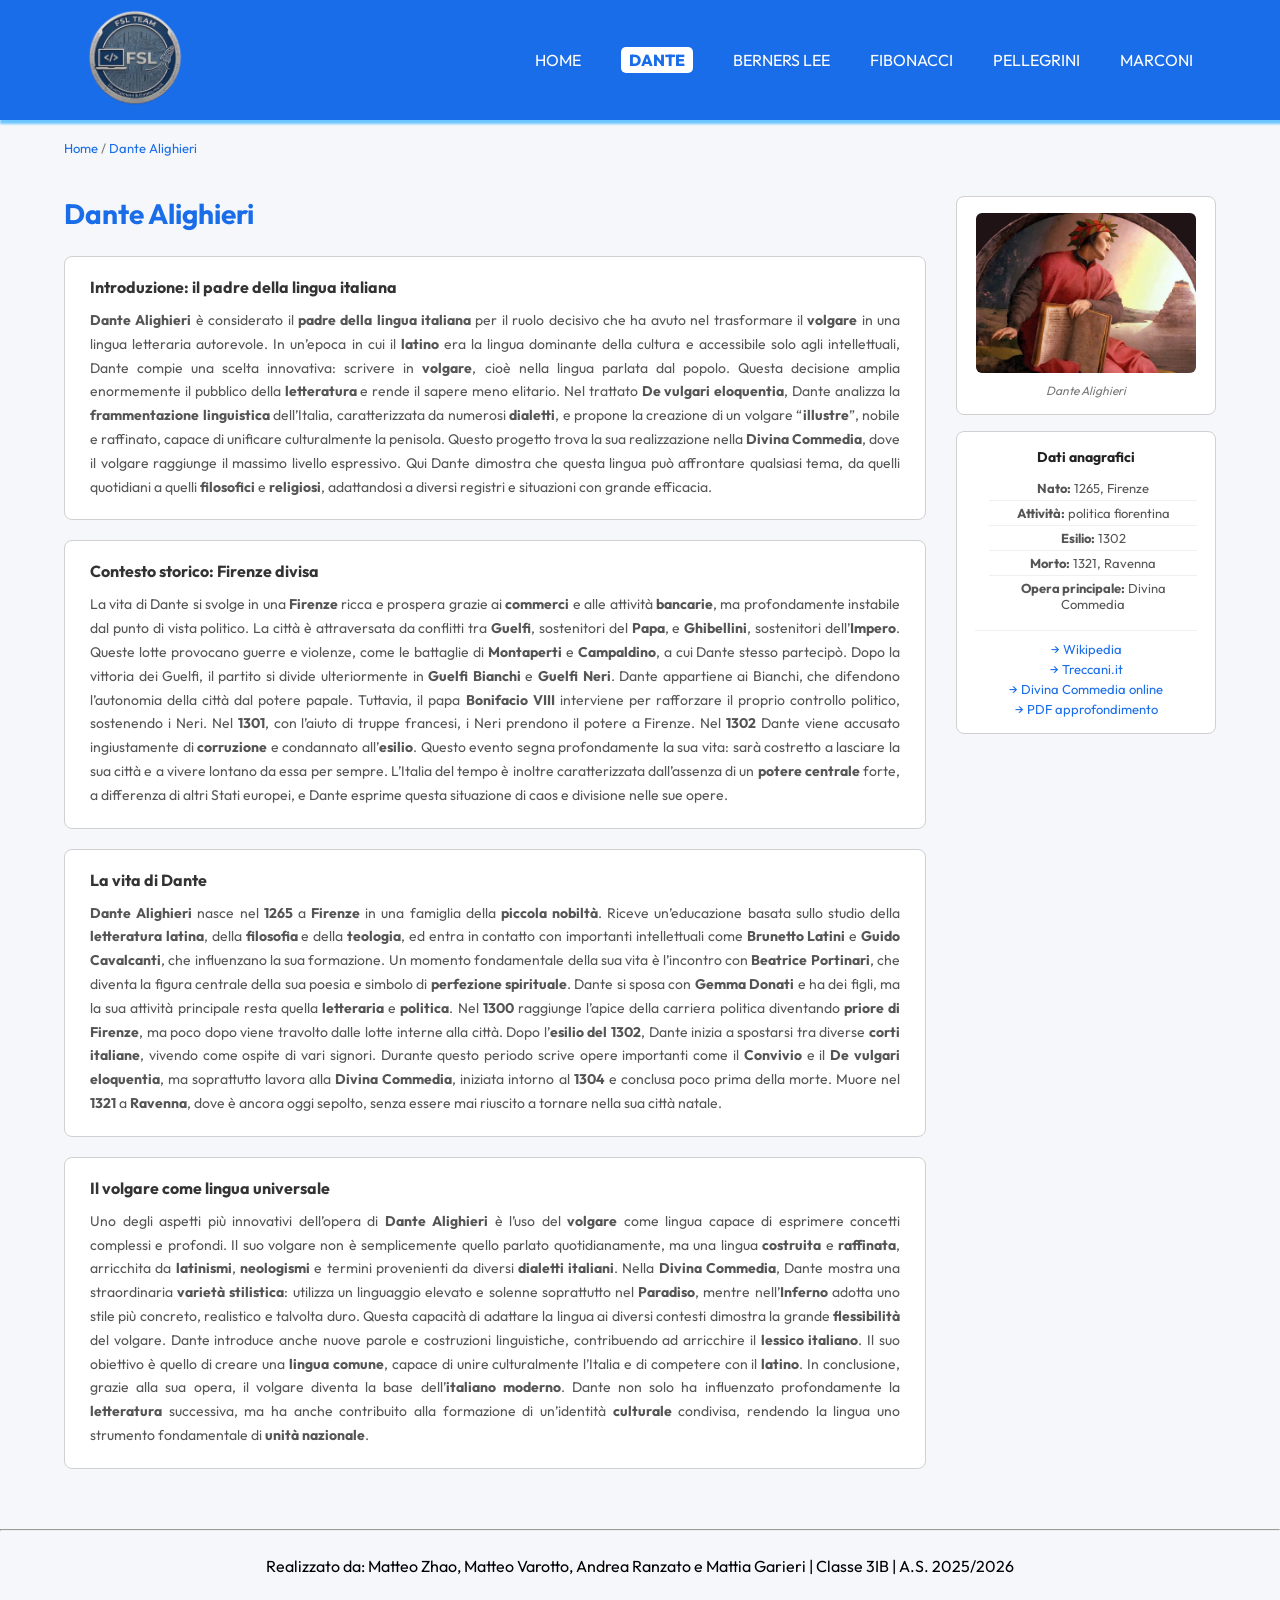
<file: pcto/pcto/dante.html>
<!DOCTYPE html>
<html lang="it">
<head>
     <meta charset="UTF-8">
        <meta name="generator" content="Visual Studio Code">
        <meta name="author" content="Matteo Zhao,Matteo Varotto,Mattia Garieri,Andrea Ranzato">
        <meta name="keywords" content="Dante Alighieri, Divina Commedia, letteratura italiana, Medioevo, poesia, Firenze, storia della letteratura, cultura italiana, autore italiano">
        <meta name="description" content="Scopri Dante Alighieri, padre della lingua italiana e autore della Divina Commedia. Un viaggio nella sua vita e nelle sue opere che hanno segnato la storia della letteratura.">
        <link rel="stylesheet" href="style.css">
    <title>Sito FSL - Dante</title>
</head>


<body>

<header>
    <a href="index.html"><img src="img/logofico2.png" alt="Logo" class="logo"></a>
    <div class="contenuto">
        <a href="index.html">HOME</a>
        <a href="dante.html" class="nav-active">DANTE</a>
        <a href="timberners.html">BERNERS LEE</a>
        <a href="fibonacci.html">FIBONACCI</a>
        <a href="pellegrini.html">PELLEGRINI</a>
        <a href="marconi.html">MARCONI</a>
    </div>
</header>

<main>

<div class="breadcrumb">
    <nav>
        <a href="index.html">Home</a> /
        <a href="dante.html">Dante Alighieri</a>
    </nav>
</div>

<div id="layout">

<article>

<h1>Dante Alighieri</h1>

<section>
<h3>Introduzione: il padre della lingua italiana</h3>
<p>
<strong>Dante Alighieri</strong> è considerato il <strong>padre della lingua italiana</strong> per il ruolo decisivo che ha avuto nel trasformare il <strong>volgare</strong> in una lingua letteraria autorevole. In un’epoca in cui il <strong>latino</strong> era la lingua dominante della cultura e accessibile solo agli intellettuali, Dante compie una scelta innovativa: scrivere in <strong>volgare</strong>, cioè nella lingua parlata dal popolo. Questa decisione amplia enormemente il pubblico della <strong>letteratura</strong> e rende il sapere meno elitario.

Nel trattato <strong>De vulgari eloquentia</strong>, Dante analizza la <strong>frammentazione linguistica</strong> dell’Italia, caratterizzata da numerosi <strong>dialetti</strong>, e propone la creazione di un volgare “<strong>illustre</strong>”, nobile e raffinato, capace di unificare culturalmente la penisola. Questo progetto trova la sua realizzazione nella <strong>Divina Commedia</strong>, dove il volgare raggiunge il massimo livello espressivo. Qui Dante dimostra che questa lingua può affrontare qualsiasi tema, da quelli quotidiani a quelli <strong>filosofici</strong> e <strong>religiosi</strong>, adattandosi a diversi registri e situazioni con grande efficacia.
</p>
</section>

<section>
<h3>Contesto storico: Firenze divisa</h3>
<p>
La vita di Dante si svolge in una <strong>Firenze</strong> ricca e prospera grazie ai <strong>commerci</strong> e alle attività <strong>bancarie</strong>, ma profondamente instabile dal punto di vista politico. La città è attraversata da conflitti tra <strong>Guelfi</strong>, sostenitori del <strong>Papa</strong>, e <strong>Ghibellini</strong>, sostenitori dell’<strong>Impero</strong>. Queste lotte provocano guerre e violenze, come le battaglie di <strong>Montaperti</strong> e <strong>Campaldino</strong>, a cui Dante stesso partecipò.

Dopo la vittoria dei Guelfi, il partito si divide ulteriormente in <strong>Guelfi Bianchi</strong> e <strong>Guelfi Neri</strong>. Dante appartiene ai Bianchi, che difendono l’autonomia della città dal potere papale. Tuttavia, il papa <strong>Bonifacio VIII</strong> interviene per rafforzare il proprio controllo politico, sostenendo i Neri. Nel <strong>1301</strong>, con l’aiuto di truppe francesi, i Neri prendono il potere a Firenze.

Nel <strong>1302</strong> Dante viene accusato ingiustamente di <strong>corruzione</strong> e condannato all’<strong>esilio</strong>. Questo evento segna profondamente la sua vita: sarà costretto a lasciare la sua città e a vivere lontano da essa per sempre. L’Italia del tempo è inoltre caratterizzata dall’assenza di un <strong>potere centrale</strong> forte, a differenza di altri Stati europei, e Dante esprime questa situazione di caos e divisione nelle sue opere.
</p>
</section>

<section>
<h3>La vita di Dante</h3>
<p>
<strong>Dante Alighieri</strong> nasce nel <strong>1265</strong> a <strong>Firenze</strong> in una famiglia della <strong>piccola nobiltà</strong>. Riceve un’educazione basata sullo studio della <strong>letteratura latina</strong>, della <strong>filosofia</strong> e della <strong>teologia</strong>, ed entra in contatto con importanti intellettuali come <strong>Brunetto Latini</strong> e <strong>Guido Cavalcanti</strong>, che influenzano la sua formazione.

Un momento fondamentale della sua vita è l’incontro con <strong>Beatrice Portinari</strong>, che diventa la figura centrale della sua poesia e simbolo di <strong>perfezione spirituale</strong>. Dante si sposa con <strong>Gemma Donati</strong> e ha dei figli, ma la sua attività principale resta quella <strong>letteraria</strong> e <strong>politica</strong>.

Nel <strong>1300</strong> raggiunge l’apice della carriera politica diventando <strong>priore di Firenze</strong>, ma poco dopo viene travolto dalle lotte interne alla città. Dopo l’<strong>esilio del 1302</strong>, Dante inizia a spostarsi tra diverse <strong>corti italiane</strong>, vivendo come ospite di vari signori. Durante questo periodo scrive opere importanti come il <strong>Convivio</strong> e il <strong>De vulgari eloquentia</strong>, ma soprattutto lavora alla <strong>Divina Commedia</strong>, iniziata intorno al <strong>1304</strong> e conclusa poco prima della morte.

Muore nel <strong>1321</strong> a <strong>Ravenna</strong>, dove è ancora oggi sepolto, senza essere mai riuscito a tornare nella sua città natale.
</p>
</section>

<section>
<h3>Il volgare come lingua universale</h3>
<p>
Uno degli aspetti più innovativi dell’opera di <strong>Dante Alighieri</strong> è l’uso del <strong>volgare</strong> come lingua capace di esprimere concetti complessi e profondi. Il suo volgare non è semplicemente quello parlato quotidianamente, ma una lingua <strong>costruita</strong> e <strong>raffinata</strong>, arricchita da <strong>latinismi</strong>, <strong>neologismi</strong> e termini provenienti da diversi <strong>dialetti italiani</strong>.

Nella <strong>Divina Commedia</strong>, Dante mostra una straordinaria <strong>varietà stilistica</strong>: utilizza un linguaggio elevato e solenne soprattutto nel <strong>Paradiso</strong>, mentre nell’<strong>Inferno</strong> adotta uno stile più concreto, realistico e talvolta duro. Questa capacità di adattare la lingua ai diversi contesti dimostra la grande <strong>flessibilità</strong> del volgare.

Dante introduce anche nuove parole e costruzioni linguistiche, contribuendo ad arricchire il <strong>lessico italiano</strong>. Il suo obiettivo è quello di creare una <strong>lingua comune</strong>, capace di unire culturalmente l’Italia e di competere con il <strong>latino</strong>.

In conclusione, grazie alla sua opera, il volgare diventa la base dell’<strong>italiano moderno</strong>. Dante non solo ha influenzato profondamente la <strong>letteratura</strong> successiva, ma ha anche contribuito alla formazione di un’identità <strong>culturale</strong> condivisa, rendendo la lingua uno strumento fondamentale di <strong>unità nazionale</strong>.
</p>
</section>

</article>

<aside>

<div class="box">
    <figure>
        <img src="img/dante.jpg" alt="dante">
        <figcaption>Dante Alighieri</figcaption>
    </figure>
</div>

<div class="box">
    <h4>Dati anagrafici</h4>
    <ul>
        <li><strong>Nato:</strong> 1265, Firenze</li>
        <li><strong>Attività:</strong> politica fiorentina</li>
        <li><strong>Esilio:</strong> 1302</li>
        <li><strong>Morto:</strong> 1321, Ravenna</li>
        <li><strong>Opera principale:</strong> Divina Commedia</li>
    </ul>
    <div class="links">
        <a href="https://it.wikipedia.org/wiki/Dante_Alighieri" target="_blank">Wikipedia</a>
        <a href="https://www.treccani.it/enciclopedia/dante-alighieri/" target="_blank">Treccani.it</a>
        <a href="https://www.danteonline.it/" target="_blank">Divina Commedia online</a>
        <a href="doc/Dante Alighieri.pdf" download>PDF approfondimento</a>
     </div>
</div>

</aside>

</div>
</main>
<hr>
<footer>
    <p>Realizzato da: Matteo Zhao, Matteo Varotto, Andrea Ranzato e Mattia Garieri | Classe 3IB | A.S. 2025/2026</p>
</footer>

</body>
</html>
</file>
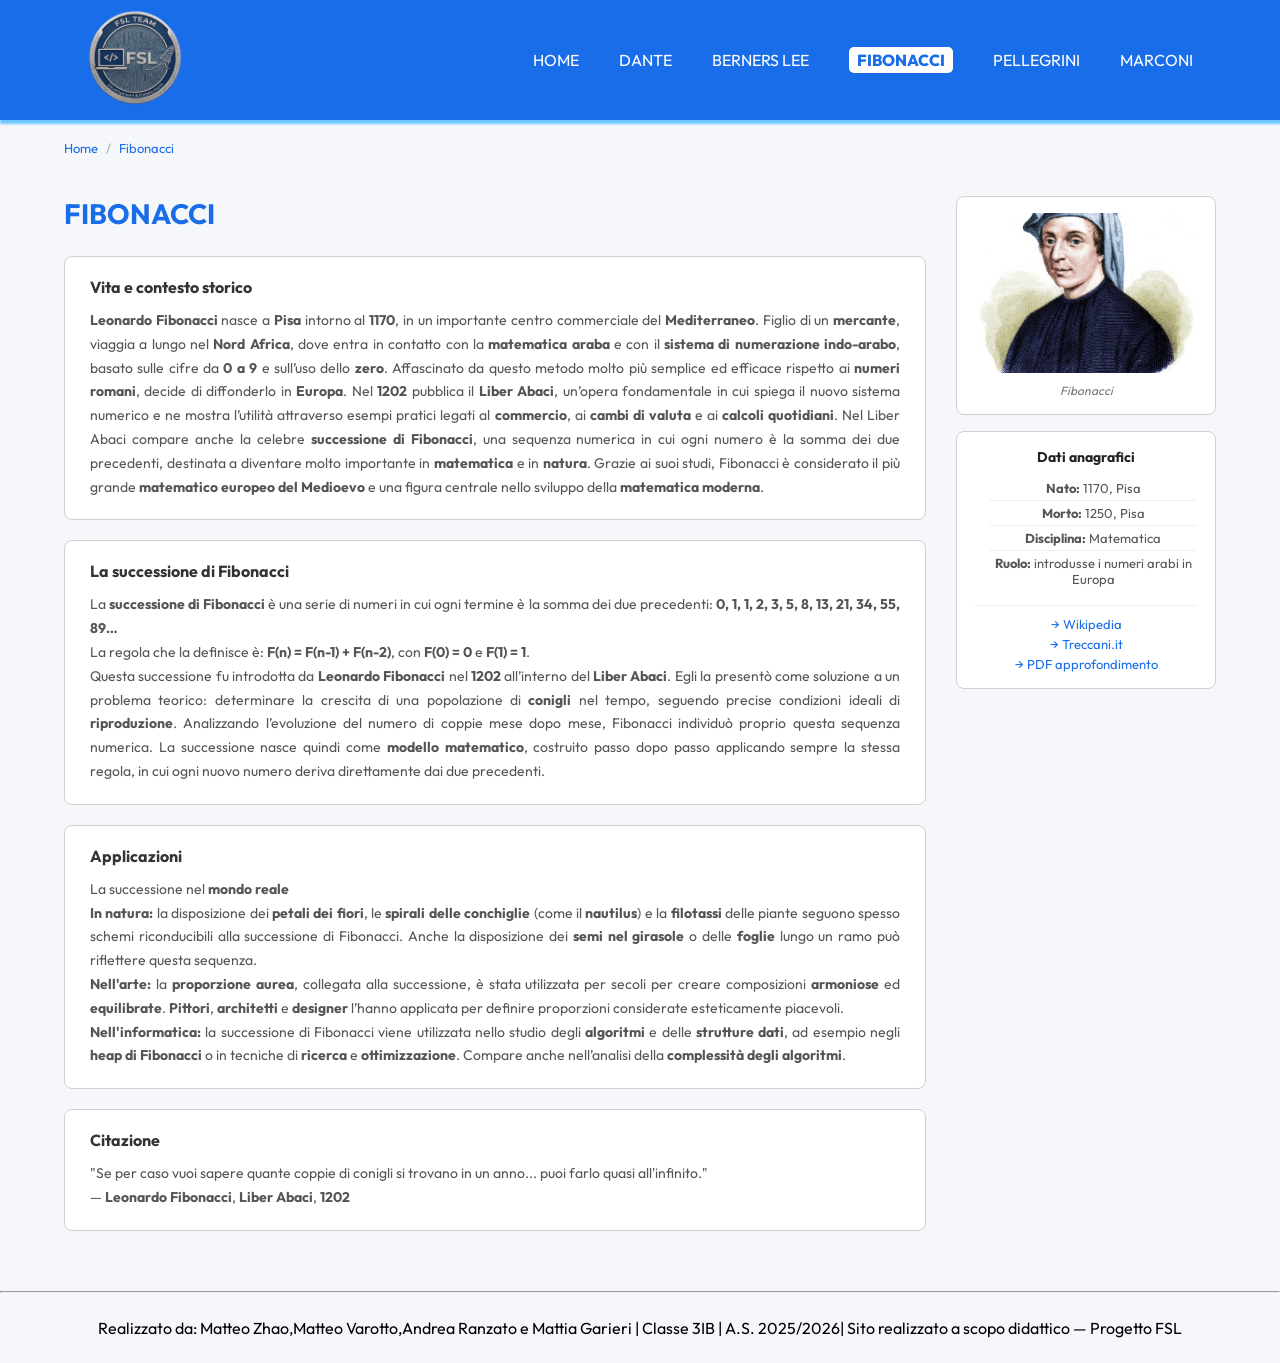
<file: pcto/pcto/fibonacci.html>
<!DOCTYPE html>
<html lang="it">
    <head>
        <meta charset="UTF-8">
        <meta name="generator" content="Visual Studio Code">
        <meta name="author" content="Matteo Zhao,Matteo Varotto,Mattia Garieri,Andrea Ranzato">
        <meta name="keywords" content="Leonardo Fibonacci, successione di Fibonacci, matematica, numeri, Medioevo, scienza, matematica italiana, innovazione, storia della matematica">
        <meta name="description" content="Scopri Leonardo Fibonacci, matematico italiano famoso per la successione di Fibonacci. Le sue scoperte hanno influenzato la matematica, la scienza e il pensiero moderno.">
        <link rel="stylesheet" href="style.css">
        <title>Sito FSL - Fibonacci	</title>
    </head>
    <body>
        <header>
            <a href="index.html"><img src="img/logofico2.png" alt="Logo" class="logo"></a>   
            <div class="contenuto"> 
                <a href="index.html">HOME</a>
                <a href="dante.html" >DANTE</a>
                <a href="timberners.html">BERNERS LEE</a>
                <a href="fibonacci.html" class="nav-active">FIBONACCI</a>
                <a href="pellegrini.html">PELLEGRINI</a>
                <a href="marconi.html" >MARCONI</a>
            </div>
        </header>
        <main>
            <div class="breadcrumb">
                <nav aria-label="breadcrumb">
                    <a href="index.html">Home</a>
                    <span>/</span>
                    <a href="fibonacci.html">Fibonacci</a>
                </nav>
            </div>
            <div id="layout">
            <article>
                <h1>FIBONACCI</h1>
                    <section>
                        <h3>Vita e contesto storico</h3>
                        <p>
                            <strong>Leonardo Fibonacci</strong> nasce a <strong>Pisa</strong> intorno al <strong>1170</strong>, in un importante centro commerciale del <strong>Mediterraneo</strong>. 
                            Figlio di un <strong>mercante</strong>, viaggia a lungo nel <strong>Nord Africa</strong>, dove entra in contatto con la <strong>matematica araba</strong> 
                            e con il <strong>sistema di numerazione indo-arabo</strong>, basato sulle cifre da <strong>0 a 9</strong> e sull’uso dello <strong>zero</strong>.
                            Affascinato da questo metodo molto più semplice ed efficace rispetto ai <strong>numeri romani</strong>, decide di diffonderlo in <strong>Europa</strong>. 
                            Nel <strong>1202</strong> pubblica il <strong>Liber Abaci</strong>, un’opera fondamentale in cui spiega il nuovo sistema numerico e ne mostra 
                            l’utilità attraverso esempi pratici legati al <strong>commercio</strong>, ai <strong>cambi di valuta</strong> e ai <strong>calcoli quotidiani</strong>.
                            Nel Liber Abaci compare anche la celebre <strong>successione di Fibonacci</strong>, una sequenza numerica in cui ogni numero è la somma 
                            dei due precedenti, destinata a diventare molto importante in <strong>matematica</strong> e in <strong>natura</strong>. 
                            Grazie ai suoi studi, Fibonacci è considerato il più grande <strong>matematico europeo del Medioevo</strong> e una figura centrale 
                            nello sviluppo della <strong>matematica moderna</strong>.
                        </p>
                    </section>
                    <section>
                        <h3>La successione di Fibonacci</h3>
                        <p>
                            La <strong>successione di Fibonacci</strong> è una serie di numeri in cui ogni termine è la somma dei due precedenti:
                            <strong>0, 1, 1, 2, 3, 5, 8, 13, 21, 34, 55, 89…</strong>
                            <br>La regola che la definisce è:
                            <strong>F(n) = F(n-1) + F(n-2)</strong>, con <strong>F(0) = 0</strong> e <strong>F(1) = 1</strong>.<br>
                            Questa successione fu introdotta da <strong>Leonardo Fibonacci</strong> nel <strong>1202</strong> all’interno del <strong>Liber Abaci</strong>. 
                            Egli la presentò come soluzione a un problema teorico: determinare la crescita di una popolazione di <strong>conigli</strong> nel tempo, 
                            seguendo precise condizioni ideali di <strong>riproduzione</strong>. Analizzando l’evoluzione del numero di coppie mese dopo mese, 
                            Fibonacci individuò proprio questa sequenza numerica. La successione nasce quindi come <strong>modello matematico</strong>, costruito 
                            passo dopo passo applicando sempre la stessa regola, in cui ogni nuovo numero deriva direttamente dai due precedenti.
                        </p>
                    </section>
                    <section>
                        <h3>Applicazioni</h3>
                        <p>
                            La successione nel <strong>mondo reale</strong><br>
                            <strong>In natura:</strong> la disposizione dei <strong>petali dei fiori</strong>, le <strong>spirali delle conchiglie</strong> (come il <strong>nautilus</strong>) 
                            e la <strong>filotassi</strong> delle piante seguono spesso schemi riconducibili alla successione di Fibonacci. Anche la disposizione dei 
                            <strong>semi nel girasole</strong> o delle <strong>foglie</strong> lungo un ramo può riflettere questa sequenza.
                            <br><strong>Nell'arte:</strong> la <strong>proporzione aurea</strong>, collegata alla successione, è stata utilizzata per secoli per creare 
                            composizioni <strong>armoniose</strong> ed <strong>equilibrate</strong>. <strong>Pittori</strong>, <strong>architetti</strong> e <strong>designer</strong> 
                            l’hanno applicata per definire proporzioni considerate esteticamente piacevoli.<br>
                            <strong>Nell'informatica:</strong> la successione di Fibonacci viene utilizzata nello studio degli <strong>algoritmi</strong> e delle 
                            <strong>strutture dati</strong>, ad esempio negli <strong>heap di Fibonacci</strong> o in tecniche di <strong>ricerca</strong> e 
                            <strong>ottimizzazione</strong>. Compare anche nell’analisi della <strong>complessità degli algoritmi</strong>.
                        </p>
                    </section>
                    <section>
                        <h3>Citazione</h3>
                        <p>
                            "Se per caso vuoi sapere quante coppie di conigli si trovano in un anno... puoi farlo quasi all'infinito."<br>
                            — <strong>Leonardo Fibonacci</strong>, <strong>Liber Abaci</strong>, <strong>1202</strong>
                        </p>
                    </section>
                </article>
                <aside>
                    <div class="box">
                        <figure>
                            <img src="img/fibonacci.jpg" alt="FIBONACCI">
                            <figcaption>Fibonacci</figcaption>
                        </figure>
                    </div>
                    <div class="box">
                        <h4>Dati anagrafici</h4>
                        <ul>
                            <li><strong>Nato:</strong> 1170, Pisa</li>
                            <li><strong>Morto:</strong> 1250, Pisa</li>
                            <li><strong>Disciplina:</strong> Matematica</li>
                            <li><strong>Ruolo:</strong> introdusse i numeri arabi in Europa</li>
                        </ul>
                        <div class="links">
                            <a href="https://it.wikipedia.org/wiki/Leonardo_Fibonacci" target="_blank">Wikipedia</a>
                            <a href="https://www.treccani.it/enciclopedia/leonardo-fibonacci/" target="_blank">Treccani.it</a>
                            <a href="doc/Leonardo Fibonacci – Vita, opere e importanza.pdf" download>PDF approfondimento</a>
                        </div>
                    </div>
                </aside>
            </div>
        </main>
        <hr>
        <footer>
            <p>Realizzato da: Matteo Zhao,Matteo Varotto,Andrea Ranzato e Mattia Garieri | Classe 3IB | A.S. 2025/2026| Sito realizzato a scopo didattico — Progetto FSL</p>
        </footer>
    </body>
</html>
</file>
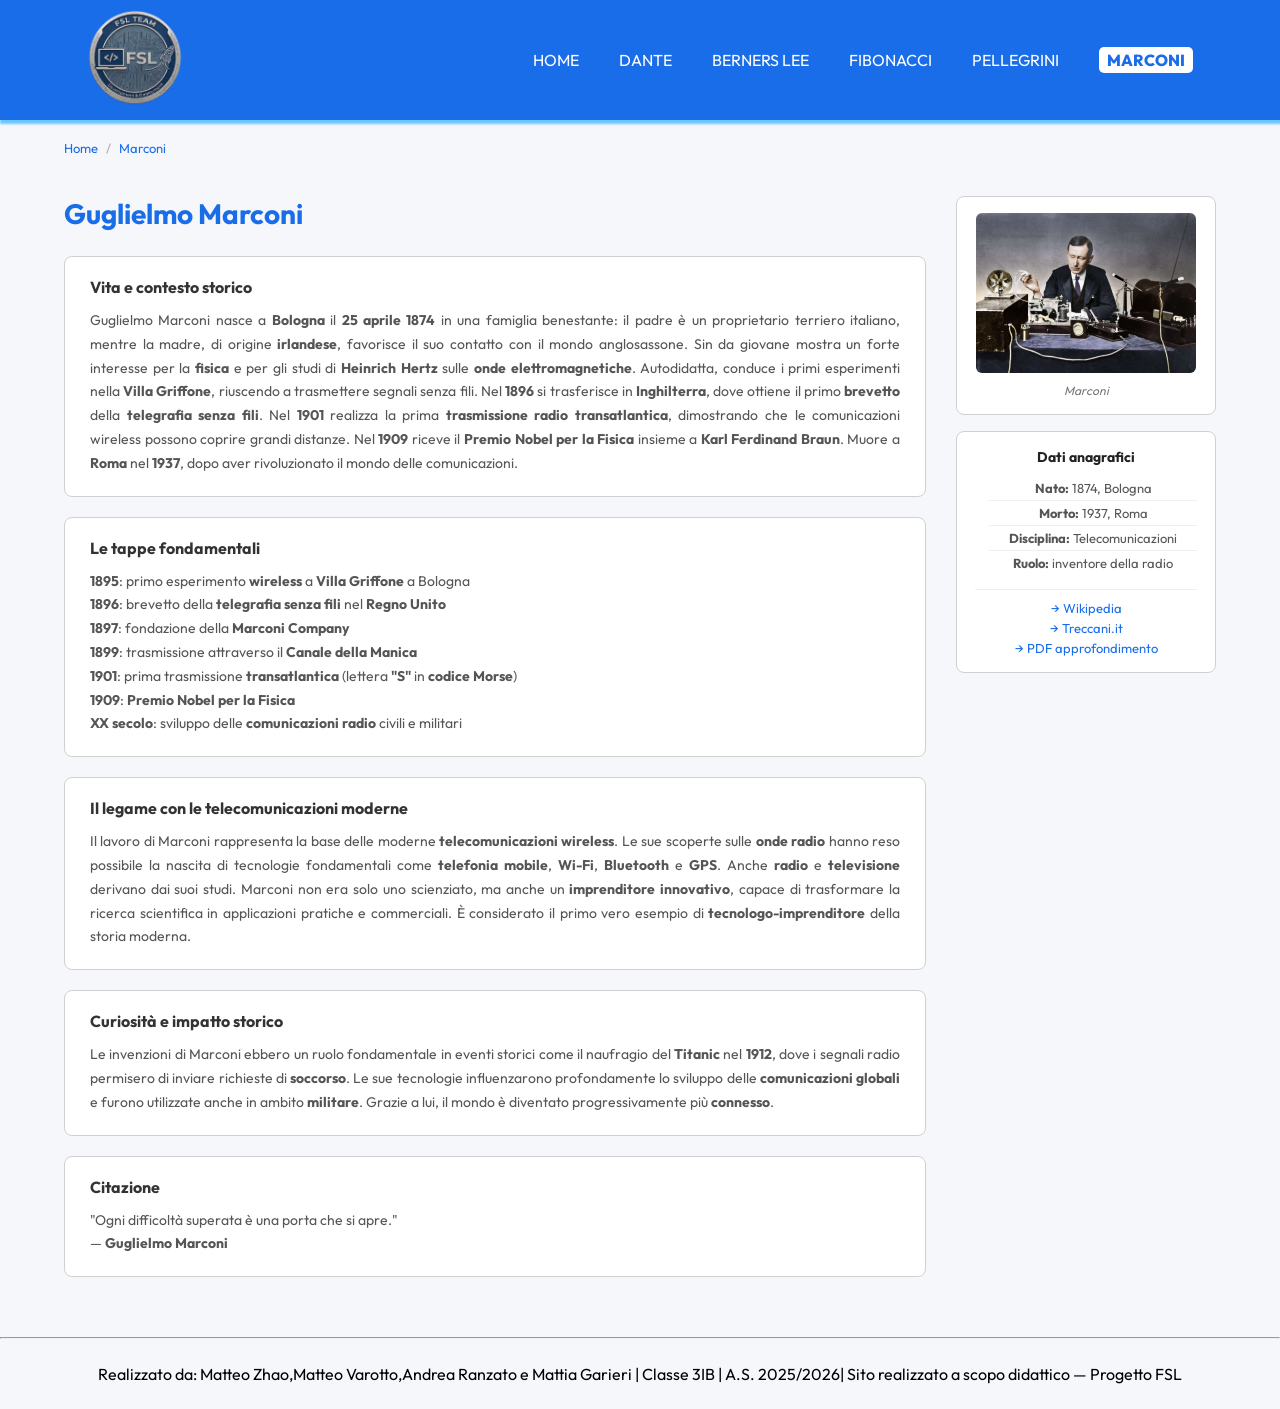
<file: pcto/pcto/marconi.html>
<!DOCTYPE html>
<html lang="it">
    <head>
        <meta charset="UTF-8">
        <meta name="generator" content="Visual Studio Code">
        <meta name="author" content="Matteo Zhao,Matteo Varotto,Mattia Garieri,Andrea Ranzato">
        <meta name="keywords" content="Guglielmo Marconi, radio, telegrafia senza fili, invenzioni, innovazione tecnologica, storia della comunicazione, scienza, progresso tecnologico, inventori italiani">
        <meta name="description" content="Scopri Guglielmo Marconi, inventore della radio e pioniere della telegrafia senza fili. La sua innovazione ha rivoluzionato la comunicazione moderna e il progresso tecnologico.">
        <link rel="stylesheet" href="style.css">
        <title>Sito FSL - Marconi</title>
        
    </head>

    <body>
        <header>
            <a href="index.html"><img src="img/logofico2.png" alt="Logo" class="logo"></a>   
                <div class="contenuto"> 
                
                <a href="index.html">HOME</a>
                <a href="dante.html" >DANTE</a>
                <a href="timberners.html">BERNERS LEE</a>
                <a href="fibonacci.html">FIBONACCI</a>
                <a href="pellegrini.html">PELLEGRINI</a>
                <a href="marconi.html"class="nav-active">MARCONI</a>
                </div>
        </header>
        <main>
            <div class="breadcrumb">
                <nav aria-label="breadcrumb">
                    <a href="index.html">Home</a>
                    <span>/</span>
                    <a href="marconi.html">Marconi</a>
                </nav>
            </div>
<div id="layout">

    <article>
        <h1>Guglielmo Marconi</h1>

        <section>
            <h3>Vita e contesto storico</h3>
            <p>
                Guglielmo Marconi nasce a <strong>Bologna</strong> il <strong>25 aprile 1874</strong> in una famiglia benestante: il padre è un proprietario terriero italiano,
                mentre la madre, di origine <strong>irlandese</strong>, favorisce il suo contatto con il mondo anglosassone. Sin da giovane mostra un forte interesse
                per la <strong>fisica</strong> e per gli studi di <strong>Heinrich Hertz</strong> sulle <strong>onde elettromagnetiche</strong>. Autodidatta, conduce i primi esperimenti
                nella <strong>Villa Griffone</strong>, riuscendo a trasmettere segnali senza fili. Nel <strong>1896</strong> si trasferisce in <strong>Inghilterra</strong>, dove ottiene
                il primo <strong>brevetto</strong> della <strong>telegrafia senza fili</strong>. Nel <strong>1901</strong> realizza la prima <strong>trasmissione radio transatlantica</strong>,
                dimostrando che le comunicazioni wireless possono coprire grandi distanze. Nel <strong>1909</strong> riceve il <strong>Premio Nobel per la Fisica</strong>
                insieme a <strong>Karl Ferdinand Braun</strong>. Muore a <strong>Roma</strong> nel <strong>1937</strong>, dopo aver rivoluzionato il mondo delle comunicazioni.
            </p>
        </section>

        <section>
            <h3>Le tappe fondamentali</h3>
            <p>
                <strong>1895</strong>: primo esperimento <strong>wireless</strong> a <strong>Villa Griffone</strong> a Bologna<br>
                <strong>1896</strong>: brevetto della <strong>telegrafia senza fili</strong> nel <strong>Regno Unito</strong><br>
                <strong>1897</strong>: fondazione della <strong>Marconi Company</strong><br>
                <strong>1899</strong>: trasmissione attraverso il <strong>Canale della Manica</strong><br>
                <strong>1901</strong>: prima trasmissione <strong>transatlantica</strong> (lettera <strong>"S"</strong> in <strong>codice Morse</strong>)<br>
                <strong>1909</strong>: <strong>Premio Nobel per la Fisica</strong><br>
                <strong>XX secolo</strong>: sviluppo delle <strong>comunicazioni radio</strong> civili e militari
            </p>
        </section>

        <section>
            <h3>Il legame con le telecomunicazioni moderne</h3>
            <p>
                Il lavoro di Marconi rappresenta la base delle moderne <strong>telecomunicazioni wireless</strong>. Le sue scoperte sulle <strong>onde radio</strong>
                hanno reso possibile la nascita di tecnologie fondamentali come <strong>telefonia mobile</strong>, <strong>Wi-Fi</strong>, <strong>Bluetooth</strong> e <strong>GPS</strong>.
                Anche <strong>radio</strong> e <strong>televisione</strong> derivano dai suoi studi. Marconi non era solo uno scienziato, ma anche un
                <strong>imprenditore innovativo</strong>, capace di trasformare la ricerca scientifica in applicazioni pratiche e commerciali.
                È considerato il primo vero esempio di <strong>tecnologo-imprenditore</strong> della storia moderna.
            </p>
        </section>

        <section>
            <h3>Curiosità e impatto storico</h3>
            <p>
                Le invenzioni di Marconi ebbero un ruolo fondamentale in eventi storici come il naufragio del <strong>Titanic</strong> nel <strong>1912</strong>,
                dove i segnali radio permisero di inviare richieste di <strong>soccorso</strong>. Le sue tecnologie influenzarono profondamente
                lo sviluppo delle <strong>comunicazioni globali</strong> e furono utilizzate anche in ambito <strong>militare</strong>. Grazie a lui,
                il mondo è diventato progressivamente più <strong>connesso</strong>.
            </p>
        </section>

        <section>
            <h3>Citazione</h3>
            <p>
                "Ogni difficoltà superata è una porta che si apre."<br>
                — <strong>Guglielmo Marconi</strong>
            </p>
        </section>
    </article>

    <aside>
        <div class="box">
            <figure>
                <img src="img/marconi.png" alt="marconi" width="300px">
                <figcaption>Marconi</figcaption>
            </figure>
        </div>

        <div class="box">
            <h4>Dati anagrafici</h4>
            <ul>
                <li><strong>Nato:</strong> 1874, Bologna</li>
                <li><strong>Morto:</strong> 1937, Roma</li>
                <li><strong>Disciplina:</strong> Telecomunicazioni</li>
                <li><strong>Ruolo:</strong> inventore della radio</li>
            </ul>

           
            <div class="links">
                <a href="https://it.wikipedia.org/wiki/Guglielmo_Marconi" target="_blank">Wikipedia</a>
                <a href="https://www.treccani.it/enciclopedia/guglielmo-marconi/" target="_blank">Treccani.it</a>
                <a href="doc/Guglielmo Marconi – Vita, scoperte e rivoluzione delle comunicazioni.pdf" download>PDF approfondimento</a>
            </div>
        </div>
    </aside>

</div>
        </main>

        <hr>
     <footer>
        
            <p>Realizzato da: Matteo Zhao,Matteo Varotto,Andrea Ranzato e Mattia Garieri | Classe 3IB | A.S. 2025/2026| Sito realizzato a scopo didattico — Progetto FSL</p>
        </footer>

    </body>

</html>
</file>
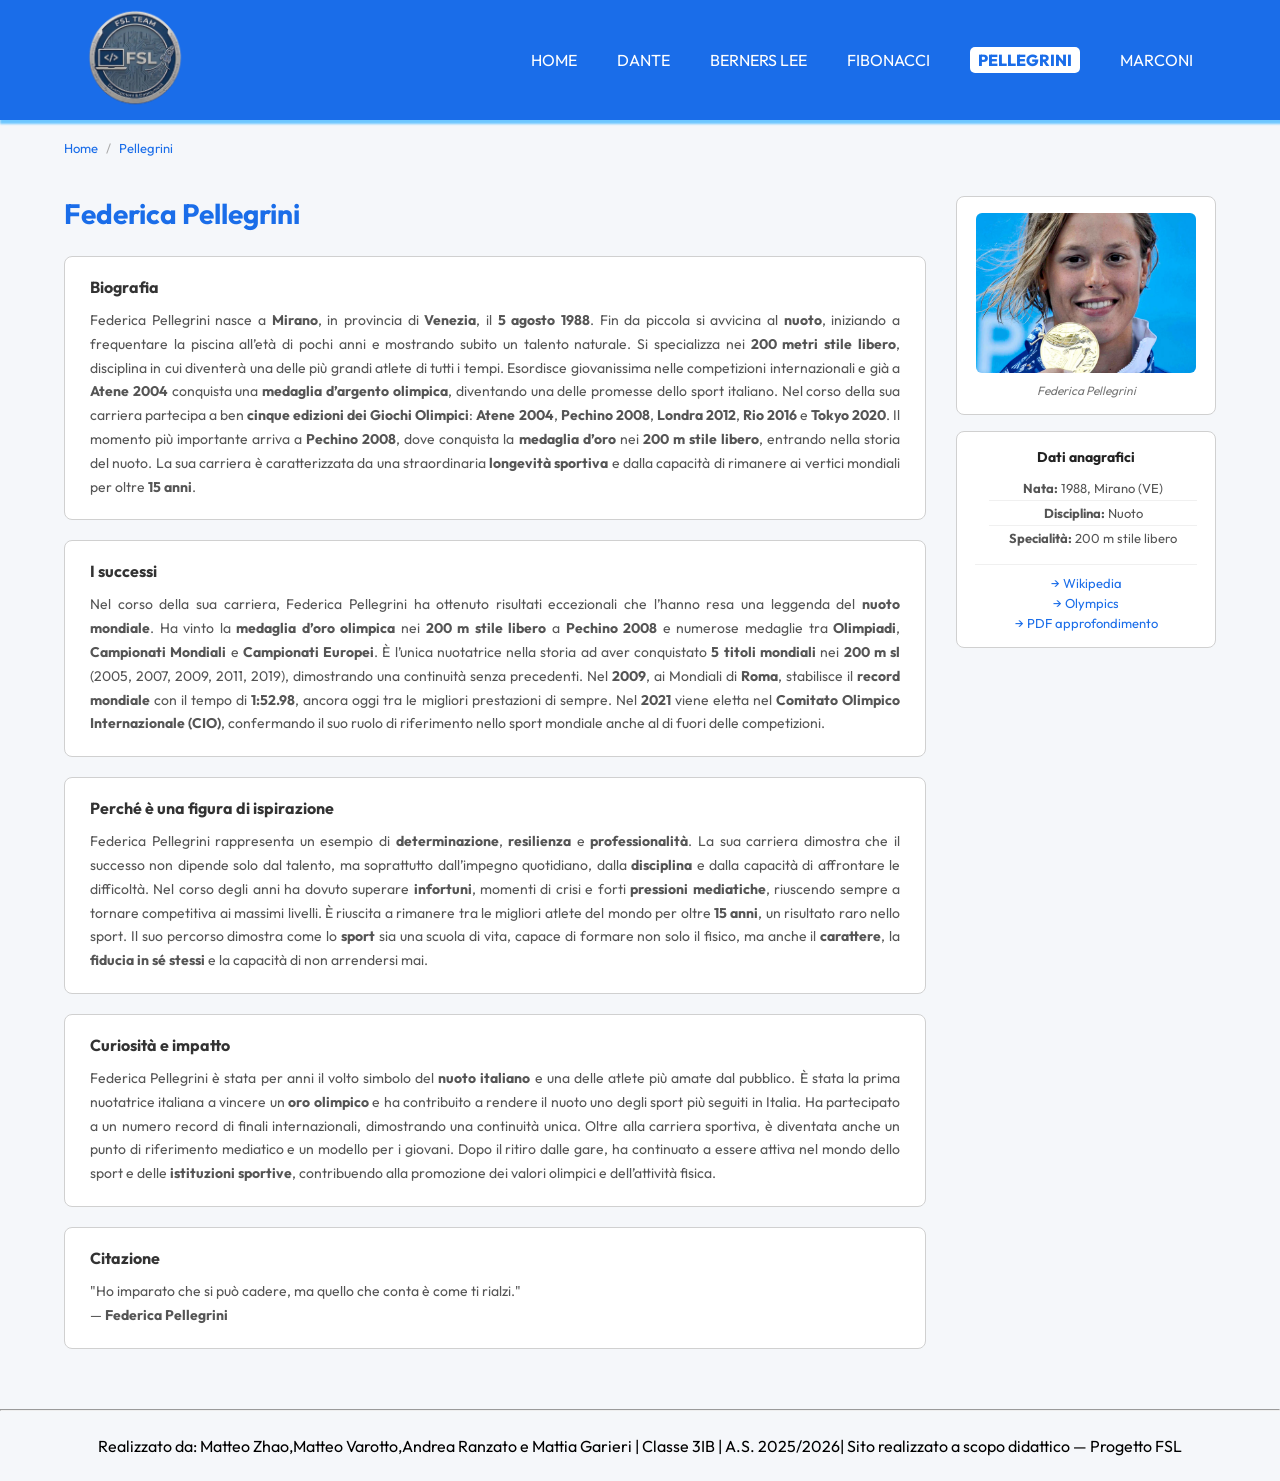
<file: pcto/pcto/pellegrini.html>
<!DOCTYPE html>
<html lang="it">
    <head>
        <meta charset="UTF-8">
        <meta name="generator" content="Visual Studio Code">
        <meta name="author" content="Matteo Zhao,Matteo Varotto,Mattia Garieri,Andrea Ranzato">
        <meta name="keywords" content="Federica Pellegrini, nuoto, campionessa italiana, sport, Olimpiadi, record mondiali, stile libero, innovazione nello sport, atleti italiani, storia dello sport">
        <meta name="description" content="Scopri Federica Pellegrini, una delle più grandi nuotatrici italiane di sempre. Campionessa olimpica e detentrice di record mondiali, ha segnato la storia del nuoto e dello sport.">
        <link rel="stylesheet" href="style.css">
        <title>Sito FSL - Pellegrini</title>
    </head>
    <body>
        <header>
            <a href="index.html"><img src="img/logofico2.png" alt="Logo" class="logo"></a>   
                <div class="contenuto"> 
                    <a href="index.html">HOME</a>
                    <a href="dante.html" >DANTE</a>
                    <a href="timberners.html">BERNERS LEE</a>
                    <a href="fibonacci.html">FIBONACCI</a>
                    <a href="pellegrini.html"class="nav-active">PELLEGRINI</a>
                    <a href="marconi.html">MARCONI</a>
                </div>
        </header>
        <main>
            <div class="breadcrumb">
                <nav aria-label="breadcrumb">
                    <a href="index.html">Home</a>
                    <span>/</span>
                    <a href="pellegrini.html">Pellegrini</a>
                </nav>
            </div>
            <div id="layout">
                <article>
                    <h1>Federica Pellegrini</h1>
                    <section >
                        <h3>Biografia</h3>
                        <p>
                            Federica Pellegrini nasce a <strong>Mirano</strong>, in provincia di <strong>Venezia</strong>, il <strong>5 agosto 1988</strong>.
                            Fin da piccola si avvicina al <strong>nuoto</strong>, iniziando a frequentare la piscina all’età di pochi anni e mostrando subito
                            un talento naturale. Si specializza nei <strong>200 metri stile libero</strong>, disciplina in cui diventerà una delle più grandi
                            atlete di tutti i tempi. Esordisce giovanissima nelle competizioni internazionali e già a <strong>Atene 2004</strong> conquista
                            una <strong>medaglia d’argento olimpica</strong>, diventando una delle promesse dello sport italiano. Nel corso della sua carriera
                            partecipa a ben <strong>cinque edizioni dei Giochi Olimpici</strong>: <strong>Atene 2004</strong>, <strong>Pechino 2008</strong>,
                            <strong>Londra 2012</strong>, <strong>Rio 2016</strong> e <strong>Tokyo 2020</strong>. Il momento più importante arriva a
                            <strong>Pechino 2008</strong>, dove conquista la <strong>medaglia d’oro</strong> nei <strong>200 m stile libero</strong>,
                            entrando nella storia del nuoto. La sua carriera è caratterizzata da una straordinaria <strong>longevità sportiva</strong>
                            e dalla capacità di rimanere ai vertici mondiali per oltre <strong>15 anni</strong>.
                        </p>
                    </section>
                    <section>
                        <h3>I successi</h3>
                        <p>
                            Nel corso della sua carriera, Federica Pellegrini ha ottenuto risultati eccezionali che l’hanno resa una leggenda del
                            <strong>nuoto mondiale</strong>. Ha vinto la <strong>medaglia d’oro olimpica</strong> nei <strong>200 m stile libero</strong>
                            a <strong>Pechino 2008</strong> e numerose medaglie tra <strong>Olimpiadi</strong>, <strong>Campionati Mondiali</strong> e
                            <strong>Campionati Europei</strong>. È l’unica nuotatrice nella storia ad aver conquistato <strong>5 titoli mondiali</strong>
                            nei <strong>200 m sl</strong> (2005, 2007, 2009, 2011, 2019), dimostrando una continuità senza precedenti. Nel
                            <strong>2009</strong>, ai Mondiali di <strong>Roma</strong>, stabilisce il <strong>record mondiale</strong> con il tempo di
                            <strong>1:52.98</strong>, ancora oggi tra le migliori prestazioni di sempre. Nel <strong>2021</strong> viene eletta nel
                            <strong>Comitato Olimpico Internazionale (CIO)</strong>, confermando il suo ruolo di riferimento nello sport mondiale anche
                            al di fuori delle competizioni.
                        </p>
                    </section>
                    <section>
                        <h3>Perché è una figura di ispirazione</h3>
                        <p>
                            Federica Pellegrini rappresenta un esempio di <strong>determinazione</strong>, <strong>resilienza</strong> e
                            <strong>professionalità</strong>. La sua carriera dimostra che il successo non dipende solo dal talento, ma soprattutto
                            dall’impegno quotidiano, dalla <strong>disciplina</strong> e dalla capacità di affrontare le difficoltà. Nel corso degli anni
                            ha dovuto superare <strong>infortuni</strong>, momenti di crisi e forti <strong>pressioni mediatiche</strong>, riuscendo sempre
                            a tornare competitiva ai massimi livelli. È riuscita a rimanere tra le migliori atlete del mondo per oltre
                            <strong>15 anni</strong>, un risultato raro nello sport. Il suo percorso dimostra come lo <strong>sport</strong> sia una scuola
                            di vita, capace di formare non solo il fisico, ma anche il <strong>carattere</strong>, la <strong>fiducia in sé stessi</strong>
                            e la capacità di non arrendersi mai.
                        </p>
                    </section>
                    <section>
                        <h3>Curiosità e impatto</h3>
                        <p>
                            Federica Pellegrini è stata per anni il volto simbolo del <strong>nuoto italiano</strong> e una delle atlete più amate dal pubblico.
                            È stata la prima nuotatrice italiana a vincere un <strong>oro olimpico</strong> e ha contribuito a rendere il nuoto uno degli sport
                            più seguiti in Italia. Ha partecipato a un numero record di finali internazionali, dimostrando una continuità unica. Oltre alla
                            carriera sportiva, è diventata anche un punto di riferimento mediatico e un modello per i giovani. Dopo il ritiro dalle gare,
                            ha continuato a essere attiva nel mondo dello sport e delle <strong>istituzioni sportive</strong>, contribuendo alla promozione
                            dei valori olimpici e dell’attività fisica.
                        </p>
                    </section>
                    <section>
                        <h3>Citazione</h3>
                        <p>
                            "Ho imparato che si può cadere, ma quello che conta è come ti rialzi."<br>
                            — <strong>Federica Pellegrini</strong>
                        </p>
                    </section>
                </article>
                <aside>
                    <div class="box">
                        <figure>
                            <img src="img/pellegrini.jpeg" alt="pellegrini">
                            <figcaption>Federica Pellegrini</figcaption>
                        </figure>
                    </div>
                    <div class="box">
                        <h4>Dati anagrafici</h4>
                        <ul>
                            <li><strong>Nata:</strong> 1988, Mirano (VE)</li>
                            <li><strong>Disciplina:</strong> Nuoto</li>
                            <li><strong>Specialità:</strong> 200 m stile libero</li>
                        </ul>
                        <div class="links">
                            <a href="https://it.wikipedia.org/wiki/Federica_Pellegrini" target="_blank">Wikipedia</a>
                            <a href="https://olympics.com/it/atleti/federica-pellegrini" target="_blank">Olympics</a>
                            <a href="doc/Federica Pellegrini – Vita, carriera e impatto nello sport.pdf" download>PDF approfondimento</a>
                        </div>
                    </div>
                </aside>
            </div>
        </main>
        <hr>
        <footer>
            <p>Realizzato da: Matteo Zhao,Matteo Varotto,Andrea Ranzato e Mattia Garieri | Classe 3IB | A.S. 2025/2026| Sito realizzato a scopo didattico — Progetto FSL</p>
        </footer>
    </body>
</html>
</file>
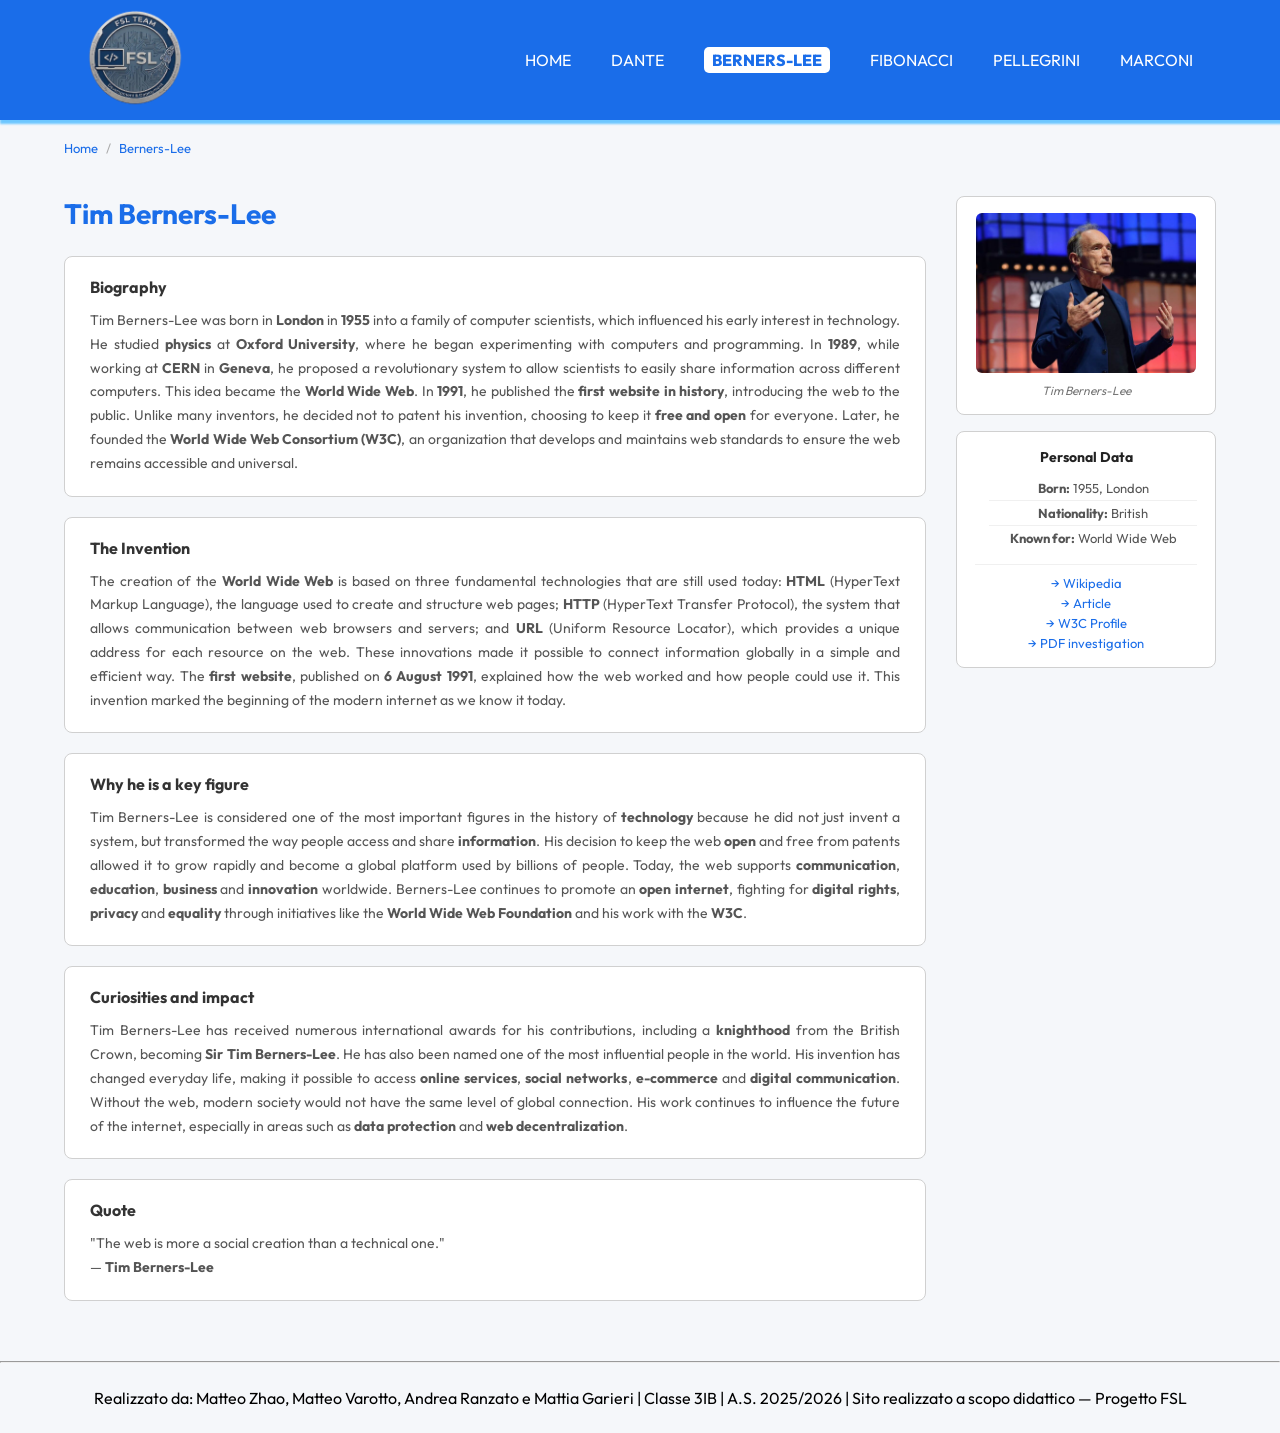
<file: pcto/pcto/timberners.html>
<!DOCTYPE html>
<html lang="it">
<head>
    <meta charset="UTF-8">
    <meta name="generator" content="Visual Studio Code">
    <meta name="author" content="Matteo Zhao, Matteo Varotto, Mattia Garieri, Andrea Ranzato">
    <meta name="keywords" content="Tim Berners-Lee, World Wide Web, WWW, internet, tecnologia, innovazione, informatica, storia del web, sviluppo web, inventore del web">
    <meta name="description" content="Scopri Tim Berners-Lee, inventore del World Wide Web. La sua innovazione ha rivoluzionato la comunicazione, dando origine a internet come lo conosciamo oggi.">
    <link rel="stylesheet" href="style.css">
    <title>Sito FSL - Tim Berners-Lee</title>
</head>

<body>
    <header>
        <a href="index.html"><img src="img/logofico2.png" alt="Logo" class="logo"></a>   
        <div class="contenuto"> 
            
            <a href="index.html">HOME</a>
            <a href="dante.html">DANTE</a>
            <a href="timberners.html" class="nav-active">BERNERS-LEE</a>
            <a href="fibonacci.html">FIBONACCI</a>
            <a href="pellegrini.html">PELLEGRINI</a>
            <a href="marconi.html">MARCONI</a>
        </div>
    </header>

    <main>
        <div class="breadcrumb">
                <nav aria-label="breadcrumb">
                    <a href="index.html">Home</a>
                    <span>/</span>
                    <a href="timberners.html">Berners-Lee</a>
                </nav>
            </div>
<div id="layout">

    <article>
        <h1>Tim Berners-Lee</h1>

        <section>
            <h3>Biography</h3>
            <p>
                Tim Berners-Lee was born in <strong>London</strong> in <strong>1955</strong> into a family of computer scientists,
                which influenced his early interest in technology. He studied <strong>physics</strong> at <strong>Oxford University</strong>,
                where he began experimenting with computers and programming. In <strong>1989</strong>, while working at
                <strong>CERN</strong> in <strong>Geneva</strong>, he proposed a revolutionary system to allow scientists to
                easily share information across different computers. This idea became the <strong>World Wide Web</strong>.
                In <strong>1991</strong>, he published the <strong>first website in history</strong>, introducing the web to the public.
                Unlike many inventors, he decided not to patent his invention, choosing to keep it <strong>free and open</strong>
                for everyone. Later, he founded the <strong>World Wide Web Consortium (W3C)</strong>, an organization that
                develops and maintains web standards to ensure the web remains accessible and universal.
            </p>
        </section>

        <section>
            <h3>The Invention</h3>
            <p>
                The creation of the <strong>World Wide Web</strong> is based on three fundamental technologies that are still
                used today: <strong>HTML</strong> (HyperText Markup Language), the language used to create and structure web pages;
                <strong>HTTP</strong> (HyperText Transfer Protocol), the system that allows communication between web browsers
                and servers; and <strong>URL</strong> (Uniform Resource Locator), which provides a unique address for each
                resource on the web. These innovations made it possible to connect information globally in a simple and efficient way.
                The <strong>first website</strong>, published on <strong>6 August 1991</strong>, explained how the web worked and how
                people could use it. This invention marked the beginning of the modern internet as we know it today.
            </p>
        </section>

        <section>
            <h3>Why he is a key figure</h3>
            <p>
                Tim Berners-Lee is considered one of the most important figures in the history of <strong>technology</strong>
                because he did not just invent a system, but transformed the way people access and share <strong>information</strong>.
                His decision to keep the web <strong>open</strong> and free from patents allowed it to grow rapidly and become a
                global platform used by billions of people. Today, the web supports <strong>communication</strong>,
                <strong>education</strong>, <strong>business</strong> and <strong>innovation</strong> worldwide.
                Berners-Lee continues to promote an <strong>open internet</strong>, fighting for <strong>digital rights</strong>,
                <strong>privacy</strong> and <strong>equality</strong> through initiatives like the
                <strong>World Wide Web Foundation</strong> and his work with the <strong>W3C</strong>.
            </p>
        </section>

        <section >
            <h3>Curiosities and impact</h3>
            <p>
                Tim Berners-Lee has received numerous international awards for his contributions, including a
                <strong>knighthood</strong> from the British Crown, becoming <strong>Sir Tim Berners-Lee</strong>.
                He has also been named one of the most influential people in the world. His invention has changed
                everyday life, making it possible to access <strong>online services</strong>, <strong>social networks</strong>,
                <strong>e-commerce</strong> and <strong>digital communication</strong>. Without the web, modern society would not
                have the same level of global connection. His work continues to influence the future of the internet,
                especially in areas such as <strong>data protection</strong> and <strong>web decentralization</strong>.
            </p>
        </section>

        <section >
            <h3>Quote</h3>
            <p>
                "The web is more a social creation than a technical one."<br>
                — <strong>Tim Berners-Lee</strong>
            </p>
        </section>
    </article>

    <aside>
        <div class="box">
            <figure>
                <img src="img/timberners.jpg" alt="Tim Berners-Lee">
                <figcaption>Tim Berners-Lee</figcaption>
            </figure>
        </div>

        <div class="box">
            <h4>Personal Data</h4>
            <ul>
                <li><strong>Born:</strong> 1955, London</li>
                <li><strong>Nationality:</strong> British</li>
                <li><strong>Known for:</strong> World Wide Web</li>
            </ul>

            

            <div class="links">
                <a href="https://en.wikipedia.org/wiki/Tim_Berners-Lee" target="_blank">Wikipedia</a>
                <a href="https://www.wired.it/article/tim-berners-lee-internet-world-wide-web/" target="_blank">Article</a>
                <a href="https://www.w3.org/People/Berners-Lee/" target="_blank">W3C Profile</a>
                <a href="doc/Tim Berners-Lee – The Father of the World Wide Web.pdf" download=>PDF investigation</a>
            </div>
        </div>
    </aside>

</div>
    </main>

    <hr>

    <footer>
        <p>
            Realizzato da: Matteo Zhao, Matteo Varotto, Andrea Ranzato e Mattia Garieri | 
            Classe 3IB | A.S. 2025/2026 | Sito realizzato a scopo didattico — Progetto FSL
        </p>
    </footer>

</body>
</html>
</file>
<file: pcto/pcto/style.css>
@font-face {
    font-family: 'Outfit';
    src: url('font/Outfit-VariableFont_wght.ttf') format('truetype');
}

* {
    margin: 0;
    padding: 0;
    box-sizing: border-box;
    font-family: 'Outfit', sans-serif;
}

body {
    background-color: #f5f7fa;
}

li {
    margin-left: 14px;
    font-size: 17px;
    font-weight: 500;
}

header {
    position: sticky;
    top: 0;
    z-index: 9999;
    display: flex;
    justify-content: space-between;
    align-items: center;
    height: 120px;
    padding: 20px;
    background-color: #1a6de9;
    box-shadow: 2px 2px 2px 2px rgb(109, 199, 255);
}

header .logo {
    width: 100px;
    height: auto;
    margin-left: 65px;
}

header a {
    text-decoration: none;
    color: white;
}

header .nav-active {
    padding: 3px 8px;
    border-radius: 5px;
    background-color: white;
    color: #1a6de9;
    font-weight: 800;
}

.contenuto {
    display: flex;
    justify-content: right;
    align-items: center;
    gap: 40px;
    margin-right: 67px;
}

.breadcrumb {
    margin: 20px 5% 0;
}

.breadcrumb nav {
    font-size: 13px;
    color: #777;
}

.breadcrumb nav a {
    text-decoration: none;
    color: #1a6de9;
}

.breadcrumb nav a:hover {
    text-decoration: underline;
}

.breadcrumb nav span {
    margin: 0 5px;
    color: #aaa;
}

section h1 {
    font-size: 27px;
    font-weight: 600;
    color: #1a6de9;
}

section h2 {
    font-size: 17px;
    font-weight: 600;
    color: #3ba319;
}

section p {
    margin-top: 12px;
    font-size: 12px;
    color: rgb(70, 70, 70);
}

section a {
    display: inline-block;
    margin-top: 22px;
    padding: 12px 24px;
    border-radius: 8px;
    background-color: #007bff;
    color: white;
    text-decoration: none;
    font-size: 13px;
    transition: background 0.3s ease;
}

section a:hover {
    background-color: #0056b3;
}

#centro {
    margin: 20px;
    padding: 10px;
    font-size: 30px;
    text-align: center;
}

.contain {
    display: grid;
    grid-template-columns: repeat(auto-fit, minmax(250px, 1fr));
    gap: 25px;
    margin: 0 5%;
    padding: 10px 0;
}

#figure {
    display: grid;
    grid-template-columns: repeat(5, 1fr);
    gap: 16px;
    height: auto;
    margin: 5%;
    border: solid #c2c2c2;
    border-radius: 10px;
    background-color: rgb(243, 243, 243);
}

#layout {
    display: flex;
    gap: 30px;
    align-items: flex-start;
    margin: 40px 5%;
}

#layout article {
    flex: 2;
    min-width: 0;
}

#layout aside {
    display: flex;
    flex-direction: column;
    flex: 0 0 260px;
    gap: 16px;
}

.bloccointro {
    display: flex;
    flex-direction: column;
    justify-content: center;
    align-items: center;
    width: 90%;
    height: 250px;
    margin: 50px 5% 0;
    padding: 0 20px;
    border: solid #1a6de9;
    border-radius: 10px;
    background-color: rgb(178, 224, 253);
}

.card1 {
    margin: 20px;
    padding: 20px;
    border-radius: 15px;
    background-color: #ffffff;
    box-shadow: 0 8px 20px rgba(0, 0, 0, 0.08);
    text-align: center;
}

.card1:hover {
    box-shadow: 0 12px 25px rgba(0, 0, 0, 0.15);
}

.card1 img {
    width: 120px;
    height: 120px;
    margin-bottom: 15px;
    border: 4px solid #eee;
    border-radius: 50%;
    object-fit: cover;
}

.card1 h2 {
    margin: 10px 0;
    color: #155ac4;
}

#figure article {
    padding: 20px;
    border-radius: 10px;
    background-color: white;
    box-shadow: 0 5px 15px rgba(0, 0, 0, 0.1);
}

#figure article:hover {
    box-shadow: 0 12px 25px rgba(0, 0, 0, 0.15);
}

#figure img {
    display: block;
    height: 150px;
    margin: auto;
    padding: 5px;
    border-radius: 20px;
}

#layout article h1 {
    margin-bottom: 25px;
    font-size: 28px;
    font-weight: 700;
    color: #1a6de9;
}

#layout article section {
    margin-bottom: 20px;
    padding: 20px 25px;
    border: 1px solid #d0d0d0;
    border-radius: 8px;
    background-color: #fff;
}

#layout article section h3 {
    margin-bottom: 12px;
    font-size: 16px;
    font-weight: 700;
    color: #333;
}

#layout article section p {
    font-size: 14px;
    line-height: 1.7;
    color: #555;
    text-align: justify;
}

.box {
    padding: 16px 18px;
    border: 1px solid #d0d0d0;
    border-radius: 8px;
    background-color: #fff;
    text-align: center;
}

.box img {
    width: 100%;
    max-width: 220px;
    height: 160px;
    border-radius: 6px;
    background-color: #e0e0e0;
    object-fit: cover;
}

.box figcaption {
    margin-top: 6px;
    font-size: 12px;
    font-style: italic;
    color: #777;
}

.box h4 {
    margin-bottom: 10px;
    font-size: 14px;
    font-weight: 700;
    color: #222;
}

.box ul {
    list-style: none;
    margin: 0 0 14px 0;
    padding: 0;
}

.box ul li {
    padding: 4px 0;
    border-bottom: 1px solid #f0f0f0;
    font-size: 13px;
    font-weight: 400;
    color: #555;
}

.box ul li:last-child {
    border-bottom: none;
}

.links {
    display: flex;
    flex-direction: column;
    gap: 4px;
    margin-top: 6px;
    padding-top: 10px;
    border-top: 1px solid #f0f0f0;
}

.links a {
    font-size: 13px;
    font-weight: 400;
    color: #1a6de9;
    text-decoration: none;
}

.links a::before {
    content: "→ ";
}

.links a:hover {
    text-decoration: underline;
}

.btn {
    display: inline-block;
    width: 200px;
    padding: 10px;
    border-radius: 6px;
    background-color: #1e73e8;
    color: white;
    text-decoration: none;
    text-align: center;
}

.btn:hover {
    background-color: #155ac4;
}

.overlay {
    position: fixed;
    top: 0;
    left: 0;
    z-index: 9999;
    display: flex;
    justify-content: center;
    align-items: center;
    width: 100%;
    height: 100%;
    background: rgba(0, 0, 0, 0.85);
    opacity: 0;
    visibility: hidden;
    transition: opacity 0.3s;
}

.overlay:target {
    opacity: 1;
    visibility: visible;
}

.popup {
    position: relative;
    display: flex;
    justify-content: space-between;
    align-items: flex-start;
    gap: 40px;
    width: 60%;
    height: auto;
    padding: 40px;
    border-radius: 15px;
    background: #fff;
}

.close {
    position: absolute;
    top: 15px;
    right: 20px;
    font-size: 30px;
    text-decoration: none;
    color: black;
}

.close:hover {
    color: #0056b3;
}

.testo2 {
    flex: 1;
    padding: 10px;
    text-align: left;
}

.testo2 h1,
.testo2 h2 {
    color: #1a6de9;
    margin-bottom: 5px;
}

.testo2 p {
    line-height: 1.6;
    color: #444;
}

.image-container {
    display: flex;
    flex-direction: column;
    align-items: center;
    gap: 20px;
    flex: 0 0 35%;
}

.immagine_overlay {
    width: 100%;
    border-radius: 10px;
    box-shadow: 0 5px 15px rgba(0, 0, 0, 0.1);
}

.animazione-salto {
    animation: salto-leggero 0.7s ease-in-out 2;
}

@keyframes salto-leggero {
    0%, 100% {
        transform: scale(1);
        box-shadow: 0 5px 15px rgba(0, 0, 0, 0.1);
    }
    50% {
        transform: scale(1.02);
        border-color: #cfcfcf;
        box-shadow: 0 15px 25px rgba(0, 0, 0, 0.15);
    }
}

footer {
    padding: 20px;
    text-align: center;
}

footer p {
    margin: 5px 0;
}

@media (max-width: 1024px) {
    header {
        gap: 10px;
        height: auto;
        padding: 15px 20px;
    }

    header .logo {
        width: 70px;
        margin-left: 0;
    }

    .contenuto {
        justify-content: center;
        flex-wrap: wrap;
        gap: 15px;
        margin-right: 0;
    }

    .bloccointro {
        height: auto;
        padding: 40px 20px;
    }

    #figure {
        grid-template-columns: repeat(3, 1fr);
    }

    #layout {
        flex-direction: column;
        margin: 20px 5%;
    }

    #layout aside {
        flex: unset;
        flex-direction: row;
        flex-wrap: wrap;
        width: 100%;
    }

    .box {
        flex: 1 1 200px;
    }

    .popup {
        flex-direction: column;
        width: 85%;
        height: auto;
        max-height: 85vh;
        overflow-y: auto;
    }

    .testo2 {
        margin-right: 0;
    }

    .image-container {
        flex-direction: row;
        justify-content: center;
        align-items: center;
        gap: 20px;
        width: 100%;
    }

    .immagine_overlay {
        width: 200px;
        height: auto;
    }
}

@media (max-width: 600px) {
    header {
        flex-direction: column;
        align-items: center;
        gap: 15px;
        padding: 20px 10px;
    }

    header .logo {
        width: 80px;
        margin-left: 0;
    }

    .contenuto {
        justify-content: center;
        flex-wrap: wrap;
        gap: 15px;
        font-size: 18px;
    }

    .breadcrumb {
        margin: 15px 5% 0;
        font-size: 17px;
    }

    .bloccointro {
        margin: 20px 5% 0;
        padding: 30px 15px;
        text-align: center;
    }

    .bloccointro h1 {
        font-size: 30px;
    }

    .bloccointro p {
        font-size: 18px;
        line-height: 1.5;
    }

    section h1 {
        font-size: 32px;
    }

    section h2 {
        font-size: 24px;
    }

    section p {
        font-size: 19px;
        line-height: 1.6;
    }

    .contain {
        grid-template-columns: 1fr;
        gap: 15px;
        padding: 15px 0;
    }

    #figure {
        grid-template-columns: repeat(2, 1fr);
        gap: 15px;
        margin: 5% 0;
    }

    #figure img {
        height: 120px;
        width: 100%;
        object-fit: contain;
    }

    #layout {
        margin: 20px 0;
    }

    #layout article h1 {
        font-size: 32px;
    }

    #layout article section {
        padding: 20px 15px;
    }

    #layout article section h3 {
        font-size: 24px;
    }

    #layout article section p {
        font-size: 19px;
        line-height: 1.6;
    }

    .box img {
        height: auto;
        max-height: 180px;
    }

    .box h4 {
        font-size: 22px;
    }

    .box ul li {
        font-size: 18px;
        padding: 8px 0;
    }

    .links a {
        font-size: 18px;
        padding: 6px 0;
        display: inline-block;
    }

    .btn {
        width: 100%;
        max-width: 280px;
        font-size: 18px;
        padding: 12px;
    }

    .popup {
        gap: 20px;
        width: 90%;
        padding: 25px 20px;
    }

    .testo2 {
        padding: 0;
    }

    .testo2 h1 {
        font-size: 30px;
    }

    .testo2 h2 {
        font-size: 24px;
    }

    .testo2 p {
        font-size: 19px;
        line-height: 1.6;
    }

    .image-container {
        flex-direction: column;
        gap: 15px;
    }

    .immagine_overlay {
        width: 100%;
        max-width: 220px;
    }
}
</file>
